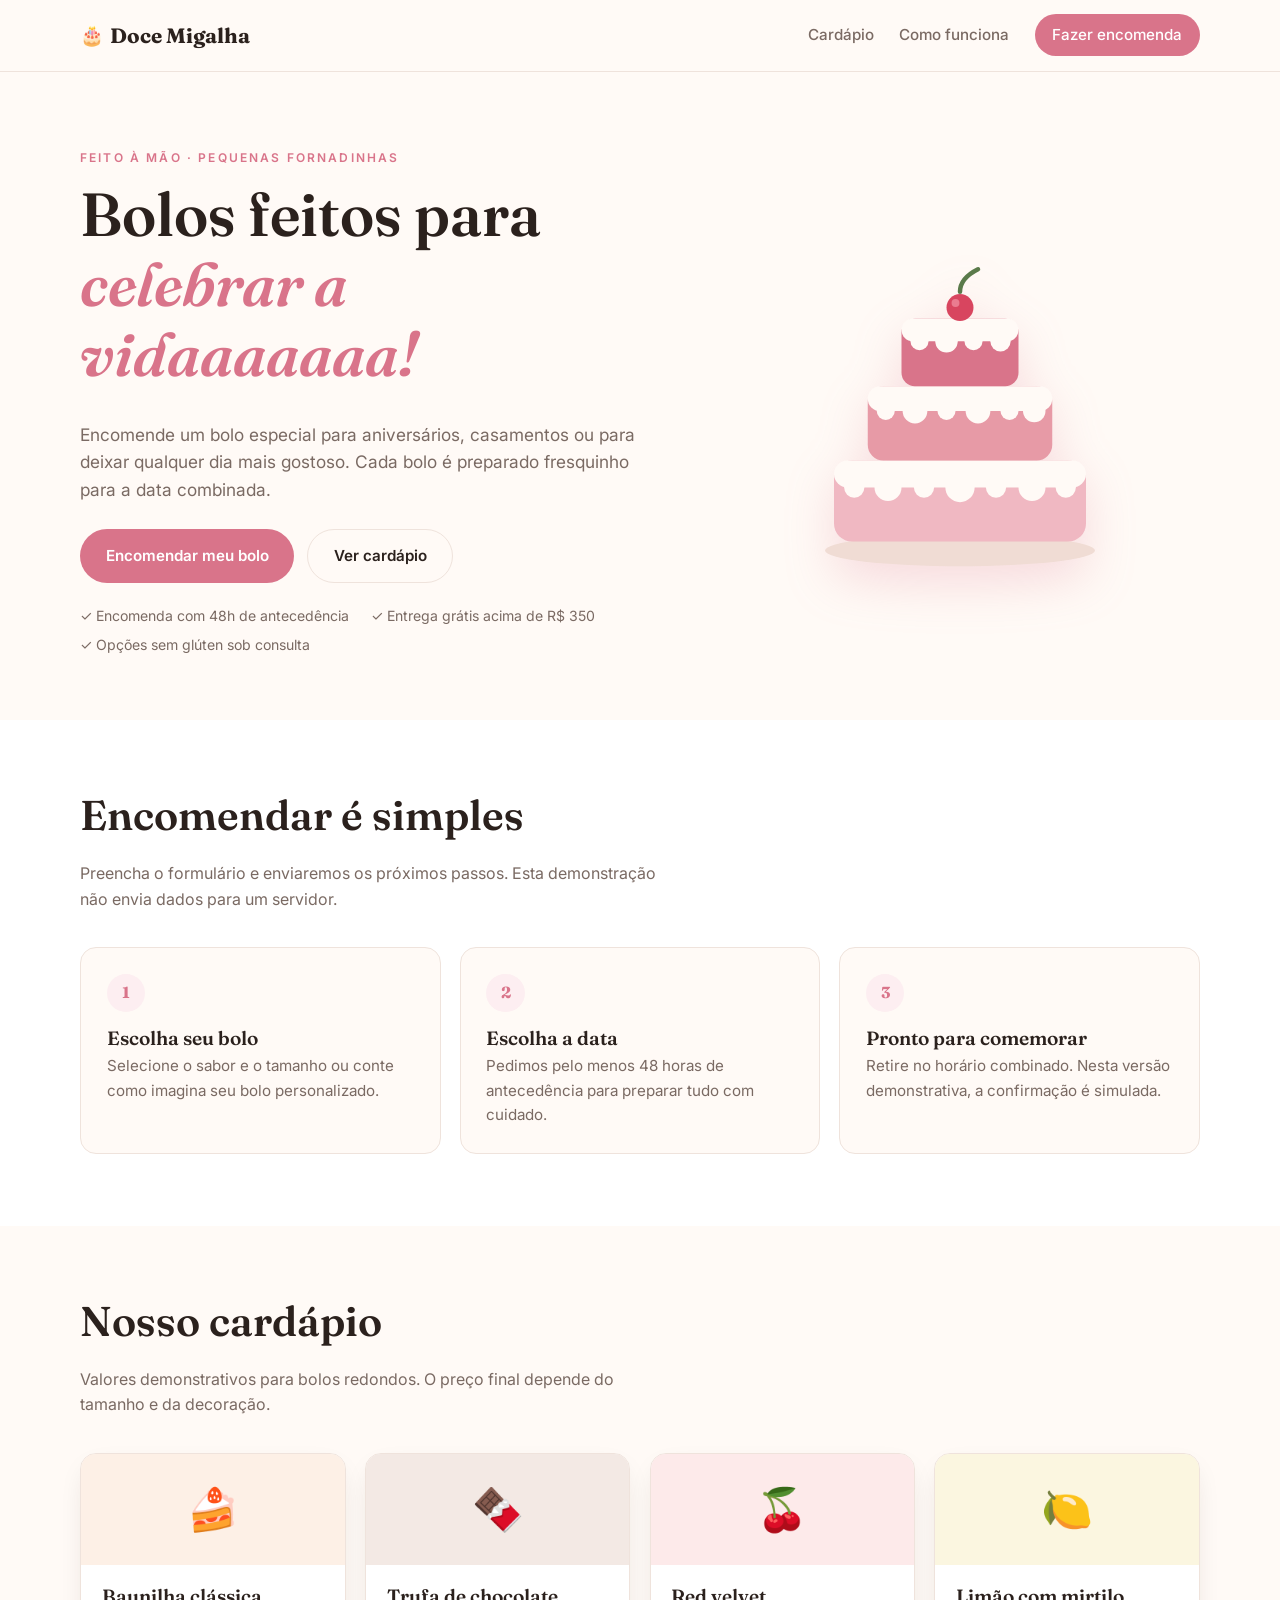
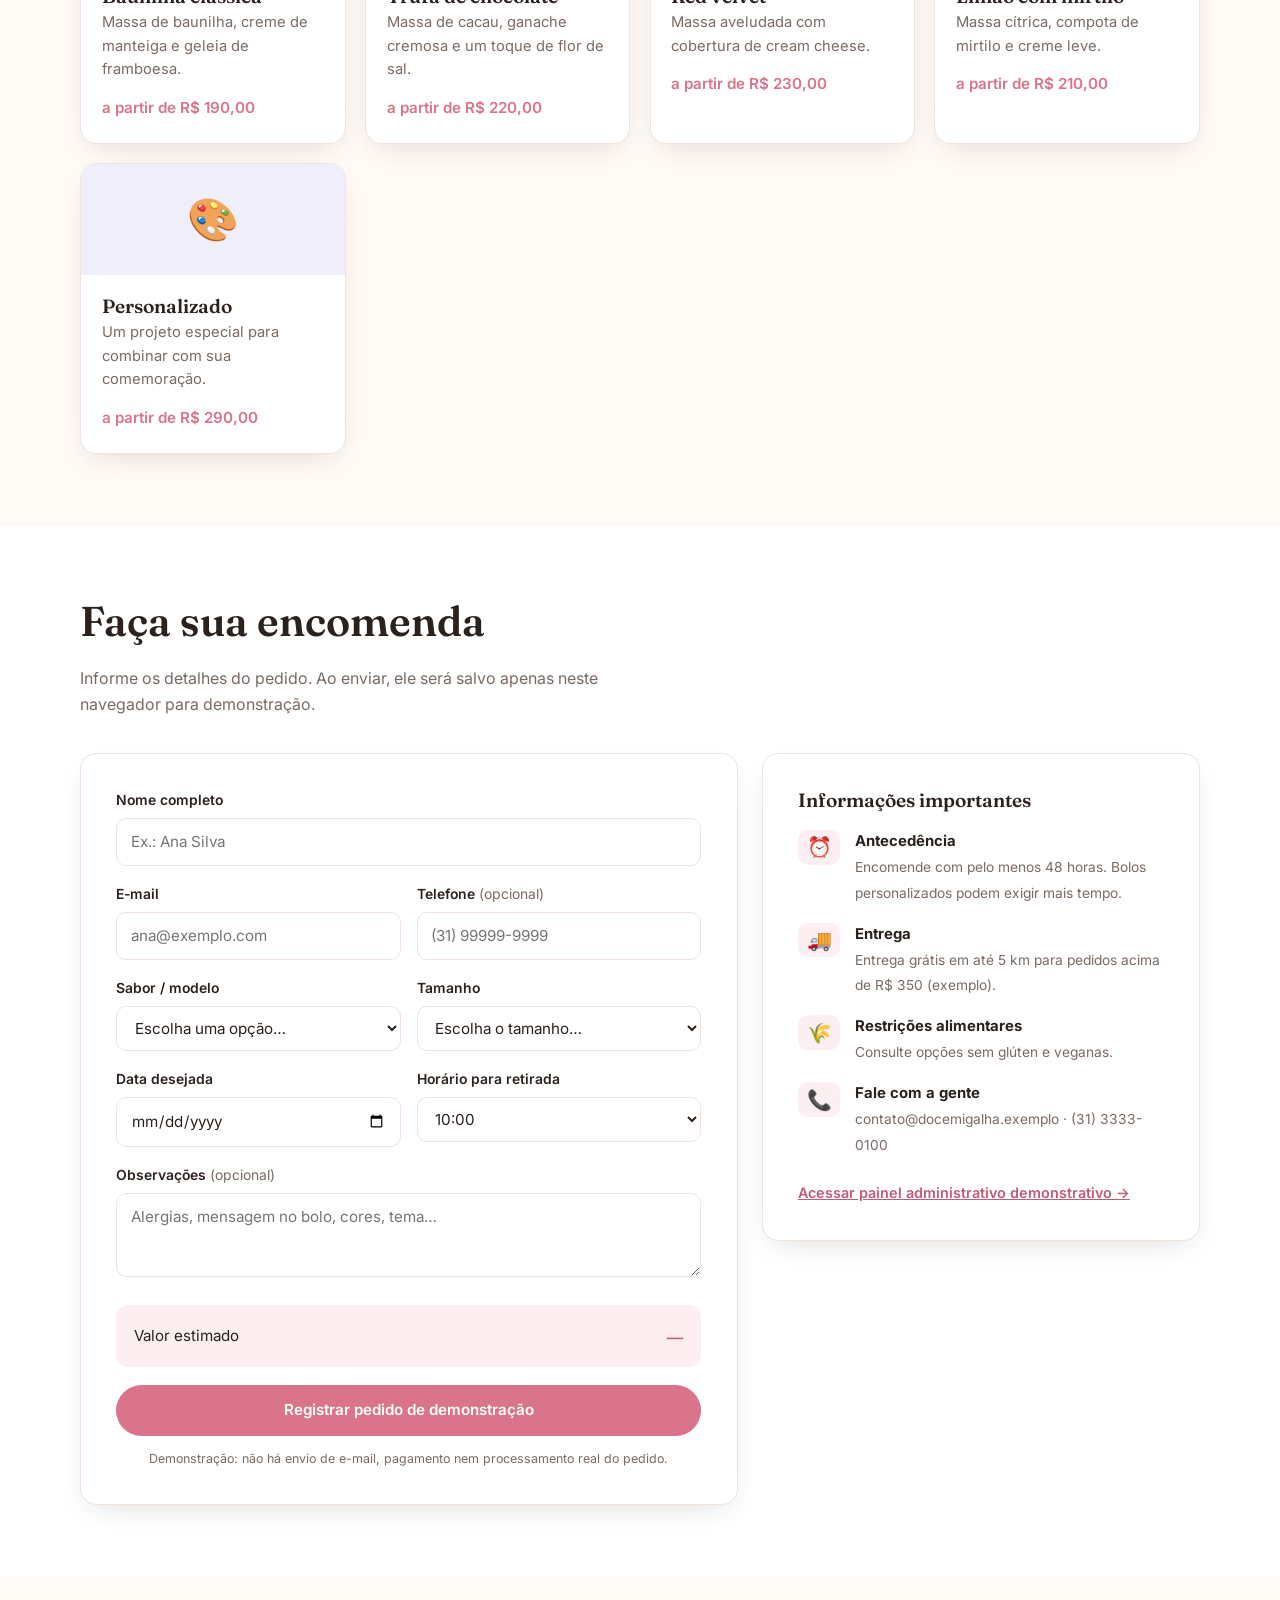
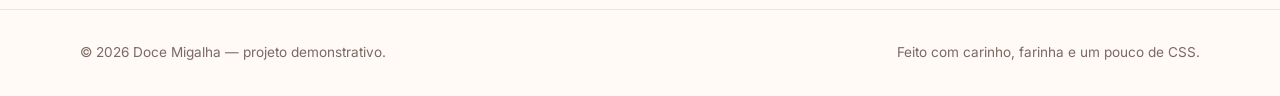
<file: index.html>
<!DOCTYPE html>
<html lang="pt-BR">
<head>
  <meta charset="UTF-8">
  <meta name="viewport" content="width=device-width, initial-scale=1.0">
  <title>Doce Migalha — Bolos artesanais sob encomenda</title>
  <meta name="description" content="Reserve um bolo artesanal para sua comemoração. Feito fresquinho e com carinho.">
  <link rel="preconnect" href="https://fonts.googleapis.com">
  <link rel="preconnect" href="https://fonts.gstatic.com" crossorigin>
  <link href="https://fonts.googleapis.com/css2?family=Fraunces:wght@400;600;700&family=Inter:wght@400;500;600;700&display=swap" rel="stylesheet">
  <link rel="stylesheet" href="css/styles.css">
  <link rel="icon" href="data:image/svg+xml,<svg xmlns=%22http://www.w3.org/2000/svg%22 viewBox=%220 0 100 100%22><text y=%22.9em%22 font-size=%2290%22>🎂</text></svg>">
</head>
<body>
  <header class="site-header" id="top">
    <div class="container header-inner">
      <a class="logo" href="#top"><span class="logo-mark" aria-hidden="true">🎂</span> Doce Migalha</a>
      <button class="nav-toggle" aria-expanded="false" aria-controls="primary-nav" aria-label="Abrir menu">☰</button>
      <nav class="nav" id="primary-nav" aria-label="Navegação principal">
        <a href="#cardapio">Cardápio</a>
        <a href="#como-funciona">Como funciona</a>
        <a href="#reserva" class="btn btn-sm">Fazer encomenda</a>
      </nav>
    </div>
  </header>

  <main>
    <section class="hero">
      <div class="container hero-grid">
        <div class="hero-copy">
          <p class="eyebrow">Feito à mão · Pequenas fornadinhas</p>
          <h1>Bolos feitos para<br><em>celebrar a vidaaaaaaa!</em></h1>
          <p class="lead">Encomende um bolo especial para aniversários, casamentos ou para deixar qualquer dia mais gostoso. Cada bolo é preparado fresquinho para a data combinada.</p>
          <div class="hero-actions">
            <a href="#reserva" class="btn">Encomendar meu bolo</a>
            <a href="#cardapio" class="btn btn-ghost">Ver cardápio</a>
          </div>
          <ul class="hero-badges">
            <li>✓ Encomenda com 48h de antecedência</li>
            <li>✓ Entrega grátis acima de R$ 350</li>
            <li>✓ Opções sem glúten sob consulta</li>
          </ul>
        </div>
        <div class="hero-art">
          <svg class="cake-art" viewBox="0 0 320 320" role="img" aria-label="Ilustração de um bolo de três andares decorado com uma cereja">
            <ellipse cx="160" cy="292" rx="120" ry="14" fill="#f0dcd4"/>
            <rect x="48" y="212" width="224" height="72" rx="16" fill="#f0b8c2"/>
            <rect x="48" y="212" width="224" height="24" rx="12" fill="#fffaf6"/>
            <g fill="#fffaf6"><circle cx="66" cy="236" r="9"/><circle cx="96" cy="236" r="12"/><circle cx="128" cy="236" r="9"/><circle cx="160" cy="236" r="13"/><circle cx="192" cy="236" r="9"/><circle cx="224" cy="236" r="12"/><circle cx="254" cy="236" r="9"/></g>
            <rect x="78" y="146" width="164" height="66" rx="14" fill="#e79aa6"/>
            <rect x="78" y="146" width="164" height="22" rx="11" fill="#fffaf6"/>
            <g fill="#fffaf6"><circle cx="94" cy="168" r="8"/><circle cx="120" cy="168" r="11"/><circle cx="148" cy="168" r="8"/><circle cx="176" cy="168" r="11"/><circle cx="204" cy="168" r="8"/><circle cx="226" cy="168" r="10"/></g>
            <rect x="108" y="86" width="104" height="60" rx="12" fill="#d9748a"/>
            <rect x="108" y="86" width="104" height="20" rx="10" fill="#fffaf6"/>
            <g fill="#fffaf6"><circle cx="124" cy="106" r="8"/><circle cx="148" cy="106" r="10"/><circle cx="172" cy="106" r="8"/><circle cx="196" cy="106" r="9"/></g>
            <path d="M160 62c0-10 8-16 16-20" fill="none" stroke="#5a7a4a" stroke-width="4" stroke-linecap="round"/>
            <circle cx="160" cy="76" r="12" fill="#d8455f"/><circle cx="156" cy="72" r="3.5" fill="#ef8a9c" opacity=".8"/>
          </svg>
        </div>
      </div>
    </section>

    <section class="section" id="como-funciona">
      <div class="container">
        <div class="section-head reveal">
          <h2>Encomendar é simples</h2>
          <p>Preencha o formulário e enviaremos os próximos passos. Esta demonstração não envia dados para um servidor.</p>
        </div>
        <div class="feature-grid">
          <article class="feature reveal"><span class="num">1</span><h3>Escolha seu bolo</h3><p>Selecione o sabor e o tamanho ou conte como imagina seu bolo personalizado.</p></article>
          <article class="feature reveal"><span class="num">2</span><h3>Escolha a data</h3><p>Pedimos pelo menos 48 horas de antecedência para preparar tudo com cuidado.</p></article>
          <article class="feature reveal"><span class="num">3</span><h3>Pronto para comemorar</h3><p>Retire no horário combinado. Nesta versão demonstrativa, a confirmação é simulada.</p></article>
        </div>
      </div>
    </section>

    <section class="section" id="cardapio">
      <div class="container">
        <div class="section-head reveal"><h2>Nosso cardápio</h2><p>Valores demonstrativos para bolos redondos. O preço final depende do tamanho e da decoração.</p></div>
        <div class="menu-grid" id="menu-grid">
          <article class="cake-card reveal"><div class="cake-art-top" style="--tint:#fdf0e6">🍰</div><div class="body"><h3>Baunilha clássica</h3><p>Massa de baunilha, creme de manteiga e geleia de framboesa.</p><span class="price">a partir de R$ 190,00</span></div></article>
          <article class="cake-card reveal"><div class="cake-art-top" style="--tint:#f3e9e4">🍫</div><div class="body"><h3>Trufa de chocolate</h3><p>Massa de cacau, ganache cremosa e um toque de flor de sal.</p><span class="price">a partir de R$ 220,00</span></div></article>
          <article class="cake-card reveal"><div class="cake-art-top" style="--tint:#fdeaea">🍒</div><div class="body"><h3>Red velvet</h3><p>Massa aveludada com cobertura de cream cheese.</p><span class="price">a partir de R$ 230,00</span></div></article>
          <article class="cake-card reveal"><div class="cake-art-top" style="--tint:#fbf6e0">🍋</div><div class="body"><h3>Limão com mirtilo</h3><p>Massa cítrica, compota de mirtilo e creme leve.</p><span class="price">a partir de R$ 210,00</span></div></article>
          <article class="cake-card reveal"><div class="cake-art-top" style="--tint:#f0eefb">🎨</div><div class="body"><h3>Personalizado</h3><p>Um projeto especial para combinar com sua comemoração.</p><span class="price">a partir de R$ 290,00</span></div></article>
        </div>
      </div>
    </section>

    <section class="section" id="reserva">
      <div class="container">
        <div class="section-head reveal"><h2>Faça sua encomenda</h2><p>Informe os detalhes do pedido. Ao enviar, ele será salvo apenas neste navegador para demonstração.</p></div>
        <div class="reserve-grid">
          <div class="card reveal">
            <form id="reservation-form" novalidate>
              <div class="field"><label for="name">Nome completo</label><input type="text" id="name" name="name" autocomplete="name" placeholder="Ex.: Ana Silva" required><p class="error" id="name-error">Informe seu nome.</p></div>
              <div class="field-row">
                <div class="field"><label for="email">E-mail</label><input type="email" id="email" name="email" autocomplete="email" placeholder="ana@exemplo.com" required><p class="error" id="email-error">Informe um e-mail válido.</p></div>
                <div class="field"><label for="phone">Telefone <span class="optional">(opcional)</span></label><input type="tel" id="phone" name="phone" autocomplete="tel" placeholder="(31) 99999-9999"></div>
              </div>
              <div class="field-row">
                <div class="field"><label for="cake">Sabor / modelo</label><select id="cake" name="cake" required><option value="">Escolha uma opção…</option><option value="vanilla">Baunilha clássica</option><option value="chocolate">Trufa de chocolate</option><option value="red-velvet">Red velvet</option><option value="lemon">Limão com mirtilo</option><option value="custom">Personalizado</option></select><p class="error" id="cake-error">Escolha um bolo.</p></div>
                <div class="field"><label for="size">Tamanho</label><select id="size" name="size" required><option value="">Escolha o tamanho…</option><option value="6">15 cm — serve 8 pessoas</option><option value="8">20 cm — serve 14 pessoas</option><option value="10">25 cm — serve 24 pessoas</option><option value="tiered">Dois andares — 30+ pessoas</option></select><p class="error" id="size-error">Escolha o tamanho.</p></div>
              </div>
              <div class="field-row">
                <div class="field"><label for="date">Data desejada</label><input type="date" id="date" name="date" required><p class="error" id="date-error">Escolha uma data com pelo menos 48 horas de antecedência.</p></div>
                <div class="field"><label for="time">Horário para retirada</label><select id="time" name="time"><option>10:00</option><option>12:00</option><option>14:00</option><option>16:00</option><option>18:00</option></select></div>
              </div>
              <div class="field"><label for="notes">Observações <span class="optional">(opcional)</span></label><textarea id="notes" name="notes" placeholder="Alergias, mensagem no bolo, cores, tema…"></textarea></div>
              <div class="estimate"><span>Valor estimado</span><strong id="estimate-amount">—</strong></div>
              <button type="submit" class="btn btn-block">Registrar pedido de demonstração</button>
              <p class="demo-note">Demonstração: não há envio de e-mail, pagamento nem processamento real do pedido.</p>
            </form>
            <div class="confirmation" id="confirmation" aria-live="polite">
              <div class="tick" aria-hidden="true">✓</div><h3>Pedido registrado neste navegador!</h3>
              <p>Este é apenas um comprovante demonstrativo para <strong id="confirmation-email"></strong>.</p>
              <div class="summary" id="summary"></div>
              <button type="button" class="btn btn-ghost" id="new-reservation">Fazer outro pedido</button>
            </div>
          </div>
          <aside class="card reveal">
            <h3>Informações importantes</h3>
            <ul class="info-list">
              <li><span class="ico" aria-hidden="true">⏰</span><div><strong>Antecedência</strong><span>Encomende com pelo menos 48 horas. Bolos personalizados podem exigir mais tempo.</span></div></li>
              <li><span class="ico" aria-hidden="true">🚚</span><div><strong>Entrega</strong><span>Entrega grátis em até 5 km para pedidos acima de R$ 350 (exemplo).</span></div></li>
              <li><span class="ico" aria-hidden="true">🌾</span><div><strong>Restrições alimentares</strong><span>Consulte opções sem glúten e veganas.</span></div></li>
              <li><span class="ico" aria-hidden="true">📞</span><div><strong>Fale com a gente</strong><span>contato@docemigalha.exemplo · (31) 3333-0100</span></div></li>
            </ul>
            <p class="admin-shortcut"><a href="/admin">Acessar painel administrativo demonstrativo →</a></p>
          </aside>
        </div>
      </div>
    </section>
  </main>
  <footer class="site-footer"><div class="container footer-inner"><p>© <span id="year"></span> Doce Migalha — projeto demonstrativo.</p><p>Feito com carinho, farinha e um pouco de CSS.</p></div></footer>
  <script src="js/main.js"></script>
</body>
</html>
</file>
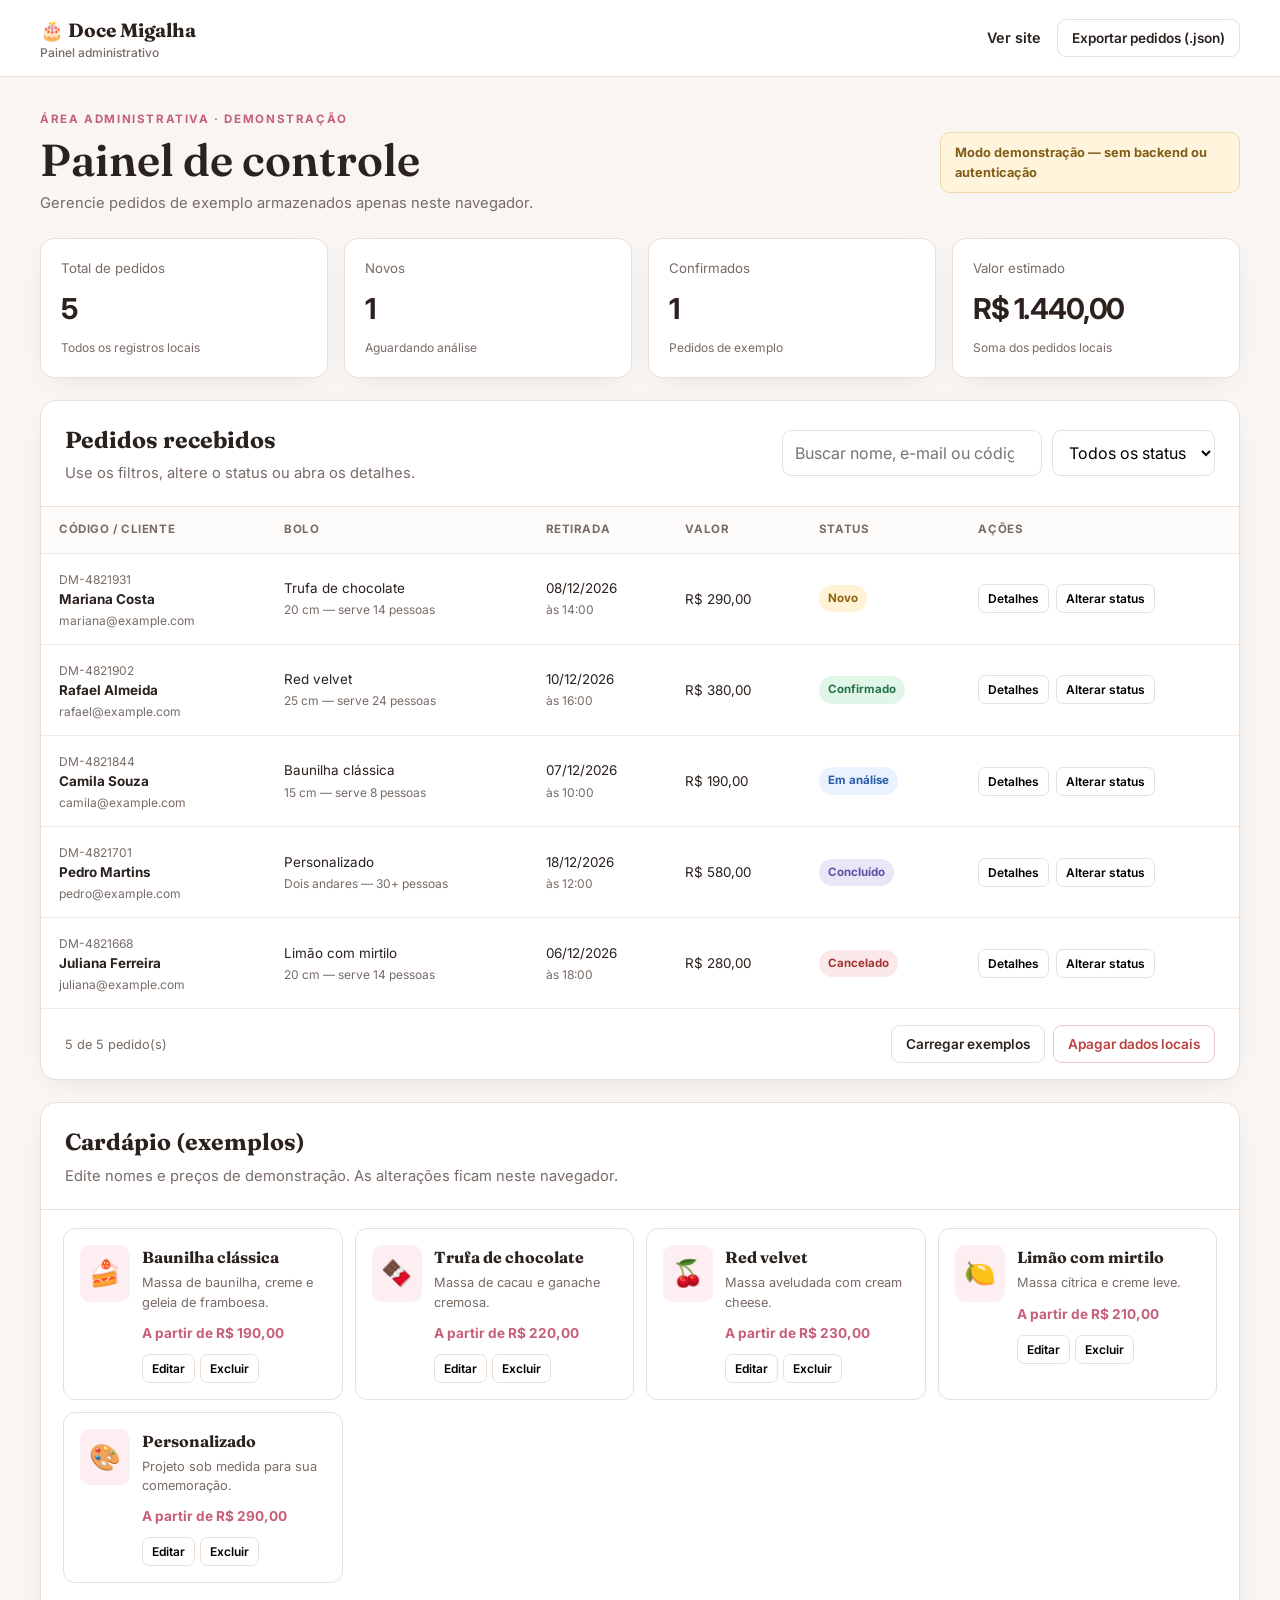
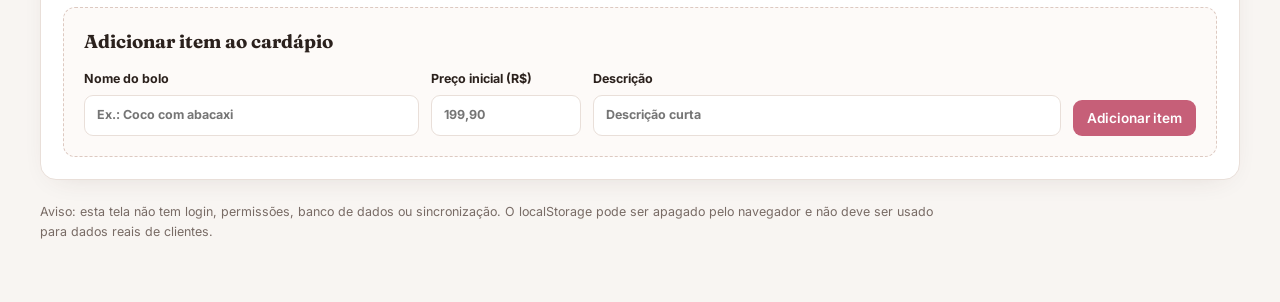
<file: admin.html>
<!DOCTYPE html>
<html lang="pt-BR">
<head>
  <meta charset="UTF-8">
  <meta name="viewport" content="width=device-width, initial-scale=1">
  <title>Painel administrativo — Doce Migalha</title>
  <link rel="preconnect" href="https://fonts.googleapis.com">
  <link rel="preconnect" href="https://fonts.gstatic.com" crossorigin>
  <link href="https://fonts.googleapis.com/css2?family=Fraunces:wght@400;600;700&family=Inter:wght@400;500;600;700&display=swap" rel="stylesheet">
  <link rel="stylesheet" href="css/admin.css">
</head>
<body>
  <header class="admin-header">
    <a class="admin-brand" href="/">🎂 Doce Migalha <span>Painel administrativo</span></a>
    <nav><a href="/">Ver site</a><button class="btn btn-outline" id="export-btn">Exportar pedidos (.json)</button></nav>
  </header>
  <main class="admin-container">
    <div class="page-title">
      <div><p class="eyebrow">Área administrativa · demonstração</p><h1>Painel de controle</h1><p class="muted">Gerencie pedidos de exemplo armazenados apenas neste navegador.</p></div>
      <div class="demo-warning">Modo demonstração — sem backend ou autenticação</div>
    </div>

    <section class="stats-grid" aria-label="Resumo dos pedidos">
      <article class="stat"><span>Total de pedidos</span><strong id="stat-total">0</strong><small>Todos os registros locais</small></article>
      <article class="stat"><span>Novos</span><strong id="stat-new">0</strong><small>Aguardando análise</small></article>
      <article class="stat"><span>Confirmados</span><strong id="stat-confirmed">0</strong><small>Pedidos de exemplo</small></article>
      <article class="stat"><span>Valor estimado</span><strong id="stat-value">R$ 0,00</strong><small>Soma dos pedidos locais</small></article>
    </section>

    <section class="panel">
      <div class="panel-heading"><div><h2>Pedidos recebidos</h2><p>Use os filtros, altere o status ou abra os detalhes.</p></div><div class="toolbar"><input id="search" type="search" placeholder="Buscar nome, e-mail ou código" aria-label="Buscar pedidos"><select id="status-filter" aria-label="Filtrar por status"><option value="">Todos os status</option><option>Novo</option><option>Em análise</option><option>Confirmado</option><option>Concluído</option><option>Cancelado</option></select></div></div>
      <div class="table-wrap"><table><thead><tr><th>Código / cliente</th><th>Bolo</th><th>Retirada</th><th>Valor</th><th>Status</th><th>Ações</th></tr></thead><tbody id="orders-body"></tbody></table></div>
      <div id="empty-state" class="empty-state" hidden><span>📭</span><h3>Nenhum pedido encontrado</h3><p>Crie um pedido no site ou carregue os exemplos demonstrativos.</p></div>
      <div class="panel-footer"><span id="result-count">0 pedidos</span><div class="footer-actions"><button class="btn btn-outline" id="seed-btn">Carregar exemplos</button><button class="btn btn-danger-outline" id="clear-btn">Apagar dados locais</button></div></div>
    </section>

    <section class="panel products-panel">
      <div class="panel-heading"><div><h2>Cardápio (exemplos)</h2><p>Edite nomes e preços de demonstração. As alterações ficam neste navegador.</p></div></div>
      <div class="product-grid" id="products-grid"></div>
      <form id="product-form" class="product-form">
        <h3>Adicionar item ao cardápio</h3>
        <div class="product-form-grid"><label>Nome do bolo<input id="product-name" required placeholder="Ex.: Coco com abacaxi"></label><label>Preço inicial (R$)<input id="product-price" required type="number" min="1" step="0.01" placeholder="199,90"></label><label>Descrição<input id="product-description" placeholder="Descrição curta"></label><button class="btn" type="submit">Adicionar item</button></div>
      </form>
    </section>
    <p class="footnote">Aviso: esta tela não tem login, permissões, banco de dados ou sincronização. O localStorage pode ser apagado pelo navegador e não deve ser usado para dados reais de clientes.</p>
  </main>

  <dialog id="details-dialog" class="details-dialog">
    <div class="dialog-head"><h2>Detalhes do pedido</h2><button id="close-dialog" class="icon-button" aria-label="Fechar">✕</button></div>
    <div id="details-content"></div>
    <div class="dialog-actions"><button id="dialog-close-bottom" class="btn btn-outline">Fechar</button></div>
  </dialog>
  <script src="js/admin.js"></script>
</body>
</html>
</file>
<file: css/styles.css>
:root {
  --bg:#fffaf6; --surface:#fff; --text:#2b211d; --muted:#7a6a63; --line:#efe3dc;
  --brand:#d9748a; --brand-dark:#c15c73; --brand-soft:#fdeef1; --radius:16px;
  --shadow:0 10px 30px -12px rgba(43,33,29,.18); --font-display:"Fraunces",Georgia,serif;
  --font-body:"Inter",system-ui,-apple-system,sans-serif;
}
*{box-sizing:border-box} html{scroll-behavior:smooth;scroll-padding-top:90px}
body{margin:0;font-family:var(--font-body);color:var(--text);background:var(--bg);line-height:1.6;-webkit-font-smoothing:antialiased}
img,svg{max-width:100%;display:block} h1,h2,h3{font-family:var(--font-display);line-height:1.15;margin:0 0 .5em;font-weight:600}
h1{font-size:clamp(2.4rem,5vw,3.8rem)} h2{font-size:clamp(1.8rem,3.4vw,2.6rem)} h3{font-size:1.2rem} p{margin:0 0 1em} a{color:inherit}
.container{width:min(1120px,calc(100% - 2.5rem));margin-inline:auto}.sr-only{position:absolute;width:1px;height:1px;padding:0;margin:-1px;overflow:hidden;clip:rect(0 0 0 0);white-space:nowrap;border:0}
.site-header{position:sticky;top:0;z-index:50;background:rgba(255,250,246,.92);backdrop-filter:blur(10px);border-bottom:1px solid var(--line)}
.header-inner{display:flex;align-items:center;justify-content:space-between;padding:.9rem 0}.logo{font-family:var(--font-display);font-size:1.3rem;font-weight:700;text-decoration:none;display:flex;gap:.4rem;align-items:center}.logo-mark{font-size:1.2rem}
.nav{display:flex;align-items:center;gap:1.6rem}.nav a{text-decoration:none;font-weight:500;font-size:.95rem;color:var(--muted)}.nav a:hover{color:var(--text)}
.nav-toggle{display:none;background:none;border:0;font-size:1.5rem;cursor:pointer;color:var(--text);padding:.25rem .5rem}
.btn{display:inline-flex;align-items:center;justify-content:center;background:var(--brand);color:#fff!important;border:0;border-radius:999px;padding:.85rem 1.6rem;font:inherit;font-weight:600;font-size:.95rem;text-decoration:none;cursor:pointer;transition:background .18s ease,transform .18s ease}
.btn:hover{background:var(--brand-dark);transform:translateY(-1px)}.btn-sm{padding:.55rem 1.1rem;font-size:.85rem}.btn-ghost{background:transparent;color:var(--text)!important;border:1.5px solid var(--line)}.btn-ghost:hover{background:var(--brand-soft);border-color:var(--brand)}.btn-block{width:100%}
.hero{padding:clamp(2.5rem,6vw,5rem) 0 clamp(2rem,5vw,4rem)}.hero-grid{display:grid;grid-template-columns:1.1fr .9fr;gap:clamp(1.5rem,4vw,4rem);align-items:center}
.eyebrow{text-transform:uppercase;letter-spacing:.18em;font-size:.75rem;font-weight:600;color:var(--brand);margin-bottom:.8rem}.hero h1 em{font-style:italic;color:var(--brand)}.lead{font-size:1.08rem;color:var(--muted);max-width:54ch}
.hero-actions{display:flex;flex-wrap:wrap;gap:.8rem;margin:1.6rem 0 1.4rem}.hero-badges{list-style:none;display:flex;flex-wrap:wrap;gap:.4rem 1.4rem;padding:0;margin:0;font-size:.88rem;color:var(--muted)}
.hero-art{display:flex;justify-content:center}.cake-art{width:min(360px,100%);filter:drop-shadow(0 18px 24px rgba(217,116,138,.22));animation:float 6s ease-in-out infinite}
@keyframes float{0%,100%{transform:translateY(0)}50%{transform:translateY(-10px)}}
.section{padding:clamp(2.5rem,6vw,4.5rem) 0}.section-head{max-width:60ch;margin-bottom:2.2rem}.section-head p{color:var(--muted);margin:0}#como-funciona,#reserva{background:#fff}
.feature-grid{display:grid;grid-template-columns:repeat(3,1fr);gap:1.2rem}.feature{background:var(--bg);border:1px solid var(--line);border-radius:var(--radius);padding:1.6rem}.feature .num{display:inline-grid;place-items:center;width:2.4rem;height:2.4rem;border-radius:50%;background:var(--brand-soft);color:var(--brand);font-weight:700;font-family:var(--font-display);margin-bottom:.9rem}.feature h3{margin-bottom:.35rem}.feature p{color:var(--muted);margin:0;font-size:.95rem}
.menu-grid{display:grid;grid-template-columns:repeat(auto-fit,minmax(220px,1fr));gap:1.2rem}.cake-card{background:var(--surface);border:1px solid var(--line);border-radius:var(--radius);overflow:hidden;box-shadow:var(--shadow);transition:transform .2s ease,box-shadow .2s ease}.cake-card:hover{transform:translateY(-4px);box-shadow:0 18px 36px -16px rgba(43,33,29,.25)}.cake-art-top{font-size:2.6rem;display:grid;place-items:center;padding:1.4rem;background:var(--tint)}.cake-card .body{padding:1.2rem 1.3rem 1.4rem}.cake-card h3{margin-bottom:.3rem}.cake-card p{color:var(--muted);font-size:.92rem;margin-bottom:.8rem}.price{font-weight:600;color:var(--brand);font-size:.95rem}
.reserve-grid{display:grid;grid-template-columns:1.35fr .9fr;gap:1.5rem;align-items:start}.card{background:var(--surface);border:1px solid var(--line);border-radius:var(--radius);padding:clamp(1.4rem,3vw,2.2rem);box-shadow:var(--shadow)}
.field{margin-bottom:1.05rem}.field-row{display:grid;grid-template-columns:1fr 1fr;gap:1rem}.field label{display:block;font-size:.87rem;font-weight:600;margin-bottom:.4rem}.optional{color:var(--muted);font-weight:400}
input,select,textarea{width:100%;font:inherit;font-size:.95rem;padding:.7rem .85rem;border:1.5px solid var(--line);border-radius:10px;background:#fff;color:var(--text);transition:border-color .15s ease,box-shadow .15s ease}
input:focus,select:focus,textarea:focus{outline:none;border-color:var(--brand);box-shadow:0 0 0 3px rgba(217,116,138,.18)}textarea{resize:vertical;min-height:84px}
.error{display:none;color:#c0392b;font-size:.8rem;margin:.35rem 0 0}.field.invalid input,.field.invalid select,.field.invalid textarea{border-color:#e08a80}.field.invalid .error{display:block}
.estimate{display:flex;justify-content:space-between;align-items:center;padding:.9rem 1.1rem;margin:1.3rem 0 1.1rem;background:var(--brand-soft);border-radius:12px;font-size:.95rem}.estimate strong{font-family:var(--font-display);font-size:1.3rem;color:var(--brand-dark)}
.confirmation{display:none;text-align:center}.confirmation.show{display:block}.tick{width:3.4rem;height:3.4rem;border-radius:50%;background:var(--brand);color:#fff;font-size:1.6rem;display:grid;place-items:center;margin:0 auto 1rem;animation:pop .3s ease}
@keyframes pop{from{transform:scale(.6);opacity:0}to{transform:scale(1);opacity:1}}.summary{text-align:left;background:var(--bg);border:1px solid var(--line);border-radius:12px;padding:1.1rem 1.2rem;margin:1.2rem 0;font-size:.92rem}.summary dl{margin:0;display:grid;grid-template-columns:auto 1fr;gap:.45rem 1rem}.summary dt{color:var(--muted)}.summary dd{margin:0;font-weight:600;text-align:right}
.info-list{list-style:none;padding:0;margin:1.2rem 0 0;display:grid;gap:1.1rem}.info-list li{display:flex;gap:.9rem;align-items:flex-start}.info-list .ico{font-size:1.25rem;line-height:1;background:var(--brand-soft);border-radius:10px;padding:.45rem .55rem}.info-list strong{display:block;font-size:.93rem}.info-list span{font-size:.86rem;color:var(--muted)}.admin-shortcut{margin:1.5rem 0 0;font-size:.9rem}.admin-shortcut a{color:var(--brand-dark);font-weight:600}
.demo-note{font-size:.78rem;color:var(--muted);margin:.8rem 0 0;text-align:center}.site-footer{border-top:1px solid var(--line);padding:2rem 0;margin-top:2rem;background:var(--bg)}.footer-inner{display:flex;flex-wrap:wrap;justify-content:space-between;gap:.6rem;font-size:.85rem;color:var(--muted)}.footer-inner p{margin:0}
.reveal{opacity:0;transform:translateY(18px);transition:opacity .6s ease,transform .6s ease}.reveal.in{opacity:1;transform:none}
@media(max-width:820px){.hero-grid{grid-template-columns:1fr;text-align:center}.lead{margin-inline:auto}.hero-actions,.hero-badges{justify-content:center}.hero-art{order:-1}.cake-art{width:min(260px,70%)}}
@media(max-width:720px){.nav-toggle{display:block}.nav{position:absolute;top:100%;left:0;right:0;flex-direction:column;align-items:stretch;gap:0;background:var(--surface);border-bottom:1px solid var(--line);padding:.5rem 1.25rem 1rem;display:none}.nav.open{display:flex}.nav a{padding:.7rem 0;border-bottom:1px solid var(--line)}.nav a.btn{border-bottom:0;margin-top:.6rem}.feature-grid{grid-template-columns:1fr}}
@media(max-width:880px){.reserve-grid{grid-template-columns:1fr}}@media(max-width:520px){.field-row{grid-template-columns:1fr}}
@media(prefers-reduced-motion:reduce){*,*::before,*::after{animation:none!important;transition:none!important}.reveal{opacity:1;transform:none}}
</file>
<file: css/admin.css>
:root{--bg:#f8f5f2;--surface:#fff;--text:#2b211d;--muted:#786b65;--line:#e9dfd9;--brand:#c65f78;--soft:#fdeef1;--green:#287653;--red:#b94141;--shadow:0 8px 28px -16px #4b2b2430;font-family:"Inter",system-ui,sans-serif}
*{box-sizing:border-box}body{margin:0;background:var(--bg);color:var(--text);line-height:1.5}a{color:inherit}.admin-header{background:#fff;border-bottom:1px solid var(--line);padding:16px max(24px,calc((100% - 1200px)/2));display:flex;justify-content:space-between;align-items:center;gap:20px}.admin-brand{font-family:"Fraunces",Georgia,serif;font-size:1.2rem;font-weight:700;text-decoration:none}.admin-brand span{display:block;font:500 .75rem "Inter",sans-serif;color:var(--muted)}.admin-header nav{display:flex;align-items:center;gap:16px}.admin-header nav a{font-size:.9rem;text-decoration:none;font-weight:600}
.admin-container{width:min(1200px,calc(100% - 32px));margin:34px auto 60px}.page-title{display:flex;justify-content:space-between;align-items:center;gap:24px;margin-bottom:24px}.eyebrow{text-transform:uppercase;letter-spacing:.14em;color:var(--brand);font-size:.72rem;font-weight:700;margin:0 0 7px}.page-title h1{font:600 clamp(2rem,4vw,2.8rem)/1.1 "Fraunces",Georgia,serif;margin:0 0 8px}.muted,.panel-heading p{color:var(--muted);margin:0;font-size:.92rem}.demo-warning{background:#fff4dc;border:1px solid #f0d9a6;color:#815d17;padding:10px 14px;border-radius:10px;font-size:.8rem;font-weight:700;max-width:300px}
.stats-grid{display:grid;grid-template-columns:repeat(4,1fr);gap:16px;margin-bottom:22px}.stat{background:var(--surface);border:1px solid var(--line);border-radius:14px;padding:20px;box-shadow:var(--shadow)}.stat span,.stat small{display:block;color:var(--muted);font-size:.83rem}.stat strong{display:block;font-size:1.8rem;letter-spacing:-.04em;margin:8px 0;font-weight:700}.stat small{font-size:.75rem}
.panel{background:var(--surface);border:1px solid var(--line);border-radius:16px;box-shadow:var(--shadow);margin-bottom:22px;overflow:hidden}.panel-heading{display:flex;align-items:center;justify-content:space-between;gap:20px;padding:22px 24px;border-bottom:1px solid var(--line)}h2,h3{font-family:"Fraunces",Georgia,serif}.panel-heading h2{margin:0 0 5px;font-size:1.45rem}.toolbar{display:flex;gap:10px}.toolbar input,.toolbar select,.product-form input{font:inherit;border:1px solid var(--line);border-radius:9px;padding:10px 12px;background:white;min-width:150px}.toolbar input{width:260px}.btn{border:0;border-radius:9px;padding:10px 14px;font:600 .85rem "Inter",sans-serif;cursor:pointer;background:var(--brand);color:white;text-decoration:none;display:inline-flex;align-items:center;justify-content:center;white-space:nowrap}.btn:hover{filter:brightness(.96)}.btn-outline{background:#fff;color:var(--text);border:1px solid var(--line)}.btn-danger-outline{background:#fff;color:var(--red);border:1px solid #eccaca}
.table-wrap{overflow-x:auto}table{width:100%;border-collapse:collapse;white-space:nowrap}th,td{text-align:left;padding:14px 18px;border-bottom:1px solid #f0e9e5;font-size:.84rem}th{color:var(--muted);font-size:.72rem;text-transform:uppercase;letter-spacing:.05em;background:#fdfbf9}tbody tr:hover{background:#fffaf8}.customer-name{font-weight:700}.subtext{display:block;font-size:.75rem;color:var(--muted);margin-top:3px}.status{display:inline-flex;border-radius:99px;padding:5px 9px;font-size:.72rem;font-weight:700}.status-Novo{background:#fff2d6;color:#8c620d}.status-Em-análise{background:#eaf2ff;color:#285da8}.status-Confirmado{background:#e2f5e9;color:#247449}.status-Concluído{background:#e9e6f8;color:#6250a4}.status-Cancelado{background:#fbe8e8;color:#a33434}.row-actions{display:flex;gap:7px}.small-btn{border:1px solid var(--line);border-radius:7px;background:#fff;padding:6px 9px;cursor:pointer;font:600 .75rem "Inter",sans-serif}.small-btn:hover{background:var(--soft)}
.panel-footer{display:flex;justify-content:space-between;align-items:center;gap:12px;padding:16px 24px;color:var(--muted);font-size:.8rem}.footer-actions{display:flex;gap:8px}.empty-state{text-align:center;padding:44px 20px}.empty-state>span{font-size:2rem}.empty-state h3{margin:8px 0 4px}.empty-state p{color:var(--muted);margin:0}
.products-panel{padding-bottom:22px}.products-panel>.panel-heading{margin-bottom:18px}.product-grid{display:grid;grid-template-columns:repeat(auto-fit,minmax(230px,1fr));gap:12px;padding:0 22px}.product-card{border:1px solid var(--line);border-radius:12px;padding:16px;display:flex;gap:12px;align-items:flex-start}.product-emoji{font-size:1.6rem;background:var(--soft);padding:9px;border-radius:10px}.product-info{flex:1;min-width:0}.product-info h3{font-size:1rem;margin:0 0 4px}.product-info p{font-size:.8rem;color:var(--muted);margin:0 0 8px}.product-price{font-weight:700;color:var(--brand);font-size:.85rem}.product-controls{display:flex;gap:5px;margin-top:10px}.product-form{margin:24px 22px 0;padding:20px;background:#fdfaf8;border:1px dashed #ddc9c1;border-radius:12px}.product-form h3{margin:0 0 14px}.product-form-grid{display:grid;grid-template-columns:1fr 150px 1.4fr auto;gap:12px;align-items:end}.product-form label{display:grid;gap:6px;font-size:.78rem;font-weight:700}.product-form input{width:100%;min-width:0}
.footnote{font-size:.78rem;color:var(--muted);line-height:1.6;max-width:900px}.details-dialog{width:min(560px,calc(100% - 28px));border:1px solid var(--line);border-radius:16px;padding:24px;box-shadow:0 20px 80px #0002}.details-dialog::backdrop{background:#2b211d66}.dialog-head{display:flex;justify-content:space-between;align-items:center;margin-bottom:18px}.dialog-head h2{margin:0}.icon-button{border:0;background:#f6efeb;border-radius:8px;padding:8px 10px;cursor:pointer}.details-list{display:grid;grid-template-columns:140px 1fr;gap:10px;font-size:.88rem}.details-list dt{color:var(--muted)}.details-list dd{margin:0;font-weight:600;overflow-wrap:anywhere}.dialog-actions{display:flex;justify-content:flex-end;margin-top:22px}
@media(max-width:900px){.stats-grid{grid-template-columns:repeat(2,1fr)}.page-title{align-items:flex-start;flex-direction:column}.panel-heading{align-items:flex-start;flex-direction:column}.toolbar{width:100%;flex-wrap:wrap}.toolbar input{flex:1;width:100%}.product-form-grid{grid-template-columns:1fr 1fr}.product-form-grid label:first-child,.product-form-grid label:nth-child(3){grid-column:span 2}}
@media(max-width:600px){.admin-header{align-items:flex-start;flex-direction:column;padding:14px 18px}.admin-header nav{width:100%;justify-content:space-between;flex-wrap:wrap}.admin-container{margin-top:22px}.stats-grid{gap:10px}.stat{padding:14px}.stat strong{font-size:1.4rem}.panel-heading{padding:18px}.toolbar select{flex:1}.panel-footer{align-items:flex-start;flex-direction:column;padding:16px 18px}.footer-actions{flex-wrap:wrap}.product-form-grid{grid-template-columns:1fr}.product-form-grid label:first-child,.product-form-grid label:nth-child(3){grid-column:auto}.product-form{margin-inline:14px}.product-grid{padding-inline:14px}.details-list{grid-template-columns:110px 1fr}}
</file>
